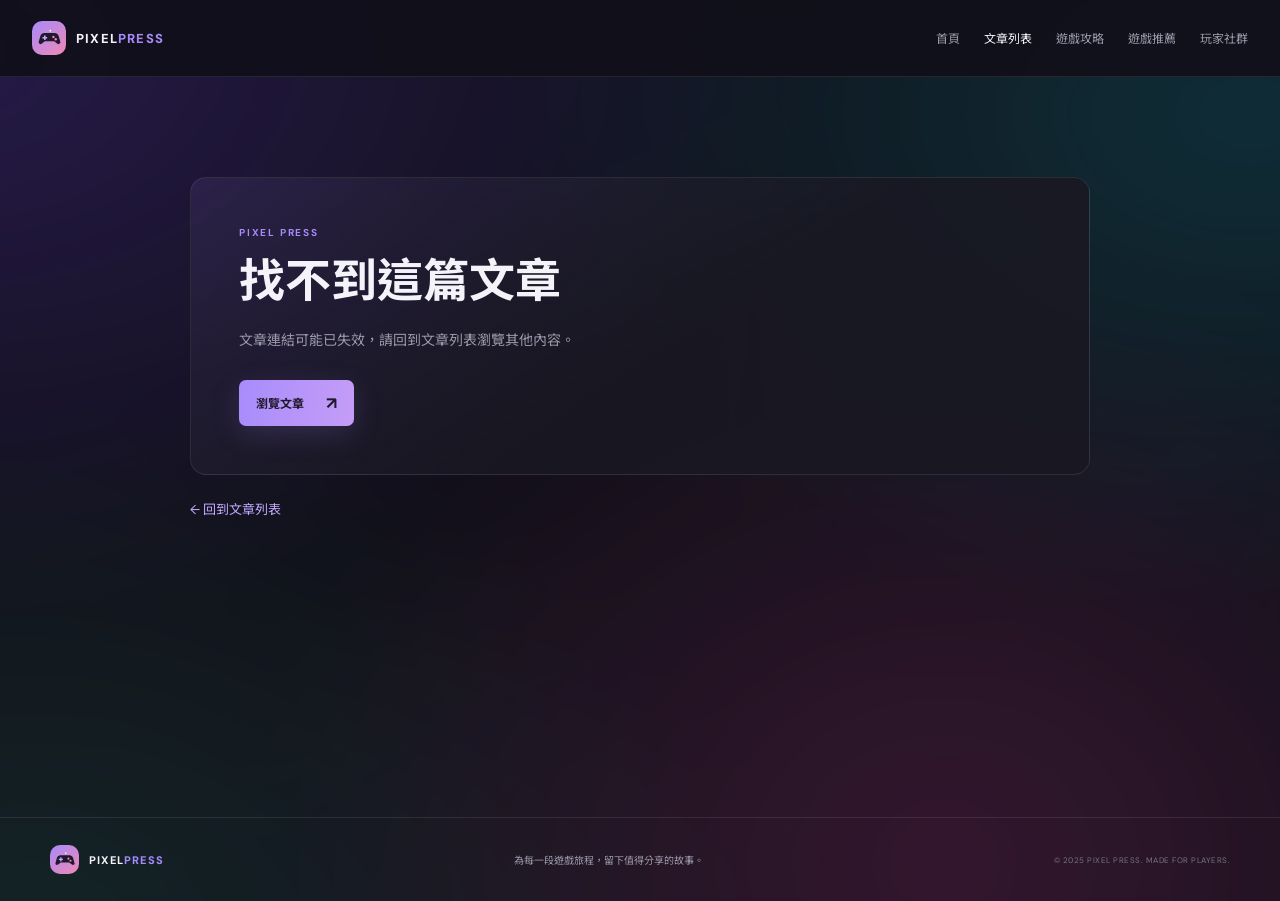
<file: pages/article.html>
<!DOCTYPE html>
<html lang="zh-Hant">
<head>
  <meta charset="UTF-8">
  <meta name="viewport" content="width=device-width, initial-scale=1.0">
  <meta name="theme-color" content="#111019">
  <meta name="description" content="像素情報站文章專頁。">
  <link rel="icon" type="image/svg+xml" href="../favicon.svg">
  <title>文章｜像素情報站</title>
  <link rel="preconnect" href="https://fonts.googleapis.com">
  <link rel="preconnect" href="https://fonts.gstatic.com" crossorigin>
  <link href="https://fonts.googleapis.com/css2?family=DM+Sans:wght@400;500;600;700;800&family=Noto+Sans+TC:wght@400;500;600;700;800;900&display=swap" rel="stylesheet">
  <link rel="stylesheet" href="../styles.css">
  <script src="articles.js" defer></script>
</head>
<body>
  <header class="site-header">
    <div class="header-inner section-header">
      <a class="brand" href="../index.html" aria-label="像素情報站首頁">
        <span class="brand-mark" aria-hidden="true"><svg viewBox="0 0 32 32"><path fill="#21192d" d="M9.5 9h13c2.4 0 4.5 1.6 5.2 3.9l2.1 7.4c.6 2.2-1.9 3.8-3.7 2.4l-4.1-3.2H10l-4.1 3.2c-1.8 1.4-4.3-.2-3.7-2.4l2.1-7.4C5 10.6 7.1 9 9.5 9Z"/><path fill="#c3aaff" d="M9 12h2v2h2v2h-2v2H9v-2H7v-2h2z"/><circle cx="21" cy="14" r="1.5" fill="#f18ab6"/><circle cx="24" cy="17" r="1.5" fill="#f18ab6"/><path fill="#fff" d="M16 5h2v2h-2z"/></svg></span>
        <span class="brand-name">PIXEL<span>PRESS</span></span>
      </a>
      <nav class="section-nav" aria-label="主要導覽">
        <a href="../index.html">首頁</a>
        <a href="articles.html" aria-current="page">文章列表</a>
        <a href="guides.html">遊戲攻略</a>
        <a href="recommendations.html">遊戲推薦</a>
        <a href="community.html">玩家社群</a>
      </nav>
    </div>
  </header>
  <main class="destination-main article-detail-main">
    <article class="destination-panel article-detail" id="article-detail" aria-live="polite">
      <p class="eyebrow">PIXEL PRESS</p>
      <h1>文章載入中…</h1>
    </article>
    <a class="article-back-link" href="articles.html">← 回到文章列表</a>
  </main>
  <footer class="site-footer">
    <div class="footer-inner page-shell">
      <a class="brand footer-brand" href="../index.html">
        <span class="brand-mark" aria-hidden="true"><svg viewBox="0 0 32 32"><path fill="#21192d" d="M9.5 9h13c2.4 0 4.5 1.6 5.2 3.9l2.1 7.4c.6 2.2-1.9 3.8-3.7 2.4l-4.1-3.2H10l-4.1 3.2c-1.8 1.4-4.3-.2-3.7-2.4l2.1-7.4C5 10.6 7.1 9 9.5 9Z"/><path fill="#c3aaff" d="M9 12h2v2h2v2h-2v2H9v-2H7v-2h2z"/><circle cx="21" cy="14" r="1.5" fill="#f18ab6"/><circle cx="24" cy="17" r="1.5" fill="#f18ab6"/><path fill="#fff" d="M16 5h2v2h-2z"/></svg></span>
        <span class="brand-name">PIXEL<span>PRESS</span></span>
      </a>
      <p>為每一段遊戲旅程，留下值得分享的故事。</p>
      <span class="copyright">© 2025 PIXEL PRESS. MADE FOR PLAYERS.</span>
    </div>
  </footer>
  <button class="back-to-top" type="button" aria-label="回到頁首" title="回到頁首" hidden>
    <svg viewBox="0 0 24 24" aria-hidden="true"><path d="m6 14 6-6 6 6"></path></svg>
  </button>
  <script src="../back-to-top.js" defer></script>
</body>
</html>
</file>
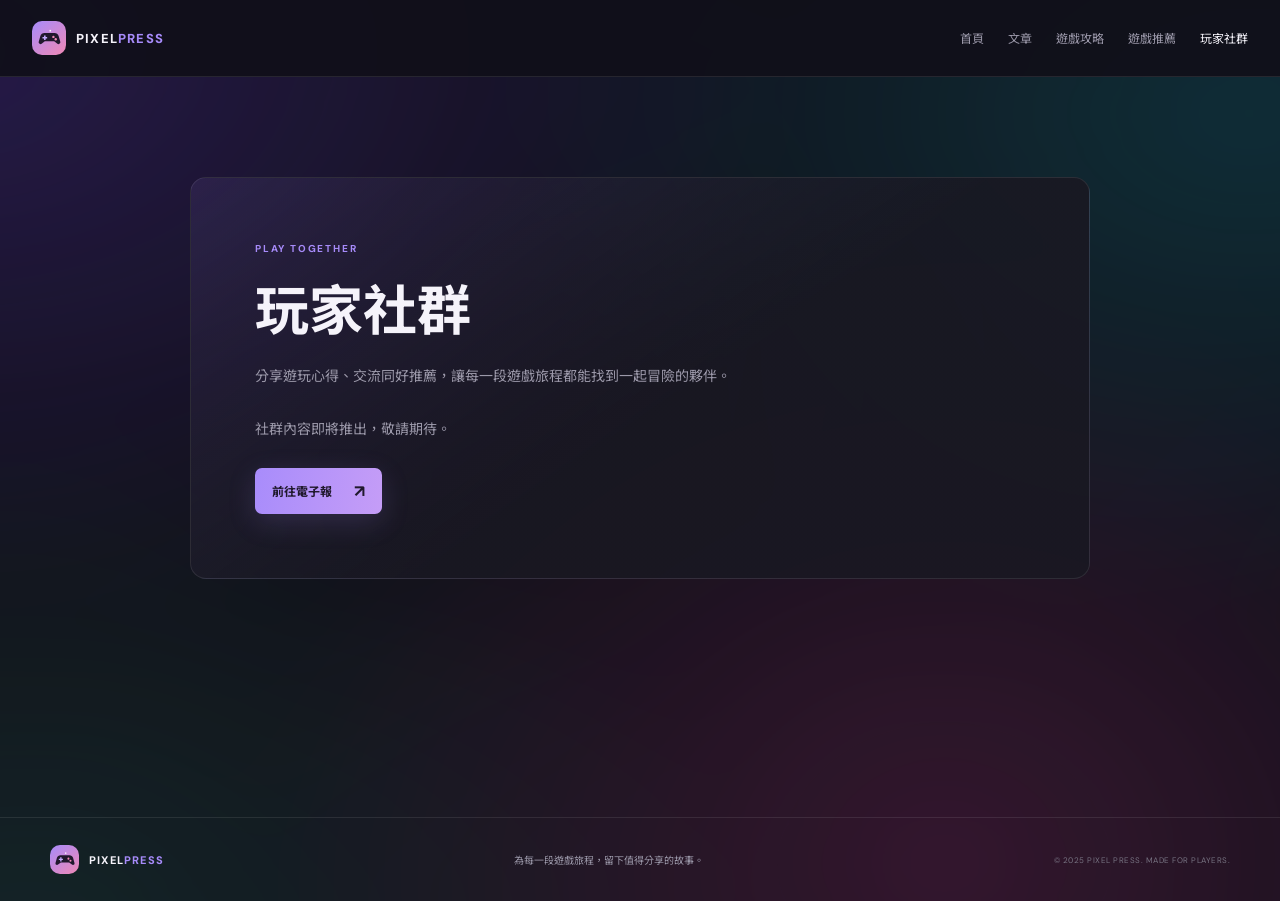
<file: pages/community.html>
<!DOCTYPE html>
<html lang="zh-Hant">
<head>
  <meta charset="UTF-8">
  <meta name="viewport" content="width=device-width, initial-scale=1.0">
  <meta name="theme-color" content="#111019">
  <meta name="description" content="像素情報站玩家社群專區。">
  <link rel="icon" type="image/svg+xml" href="../favicon.svg">
  <title>玩家社群｜像素情報站</title>
  <link rel="preconnect" href="https://fonts.googleapis.com">
  <link rel="preconnect" href="https://fonts.gstatic.com" crossorigin>
  <link href="https://fonts.googleapis.com/css2?family=DM+Sans:wght@400;500;600;700;800&family=Noto+Sans+TC:wght@400;500;600;700;800;900&display=swap" rel="stylesheet">
  <link rel="stylesheet" href="../styles.css">
</head>
<body>
  <header class="site-header">
    <div class="header-inner section-header">
      <a class="brand" href="../index.html" aria-label="像素情報站首頁">
        <span class="brand-mark" aria-hidden="true"><svg viewBox="0 0 32 32"><path fill="#21192d" d="M9.5 9h13c2.4 0 4.5 1.6 5.2 3.9l2.1 7.4c.6 2.2-1.9 3.8-3.7 2.4l-4.1-3.2H10l-4.1 3.2c-1.8 1.4-4.3-.2-3.7-2.4l2.1-7.4C5 10.6 7.1 9 9.5 9Z"/><path fill="#c3aaff" d="M9 12h2v2h2v2h-2v2H9v-2H7v-2h2z"/><circle cx="21" cy="14" r="1.5" fill="#f18ab6"/><circle cx="24" cy="17" r="1.5" fill="#f18ab6"/><path fill="#fff" d="M16 5h2v2h-2z"/></svg></span>
        <span class="brand-name">PIXEL<span>PRESS</span></span>
      </a>
      <nav class="section-nav" aria-label="主要導覽">
        <a href="../index.html">首頁</a>
        <a href="articles.html">文章</a>
        <a href="guides.html">遊戲攻略</a>
        <a href="recommendations.html">遊戲推薦</a>
        <a href="community.html" aria-current="page">玩家社群</a>
      </nav>
    </div>
  </header>
  <main class="destination-main">
    <section class="destination-panel">
      <p class="eyebrow">PLAY TOGETHER</p>
      <h1>玩家社群</h1>
      <p>分享遊玩心得、交流同好推薦，讓每一段遊戲旅程都能找到一起冒險的夥伴。</p>
      <p>社群內容即將推出，敬請期待。</p>
      <a class="button button-primary" href="../index.html#community">前往電子報 <span aria-hidden="true">↗</span></a>
    </section>
  </main>
  <footer class="site-footer">
    <div class="footer-inner page-shell">
      <a class="brand footer-brand" href="../index.html"><span class="brand-mark" aria-hidden="true"><svg viewBox="0 0 32 32"><path fill="#21192d" d="M9.5 9h13c2.4 0 4.5 1.6 5.2 3.9l2.1 7.4c.6 2.2-1.9 3.8-3.7 2.4l-4.1-3.2H10l-4.1 3.2c-1.8 1.4-4.3-.2-3.7-2.4l2.1-7.4C5 10.6 7.1 9 9.5 9Z"/><path fill="#c3aaff" d="M9 12h2v2h2v2h-2v2H9v-2H7v-2h2z"/><circle cx="21" cy="14" r="1.5" fill="#f18ab6"/><circle cx="24" cy="17" r="1.5" fill="#f18ab6"/><path fill="#fff" d="M16 5h2v2h-2z"/></svg></span><span class="brand-name">PIXEL<span>PRESS</span></span></a>
      <p>為每一段遊戲旅程，留下值得分享的故事。</p>
      <span class="copyright">© 2025 PIXEL PRESS. MADE FOR PLAYERS.</span>
    </div>
  </footer>
  <button class="back-to-top" type="button" aria-label="回到頁首" title="回到頁首" hidden>
    <svg viewBox="0 0 24 24" aria-hidden="true"><path d="m6 14 6-6 6 6"></path></svg>
  </button>
  <script src="../back-to-top.js" defer></script>
</body>
</html>
</file>
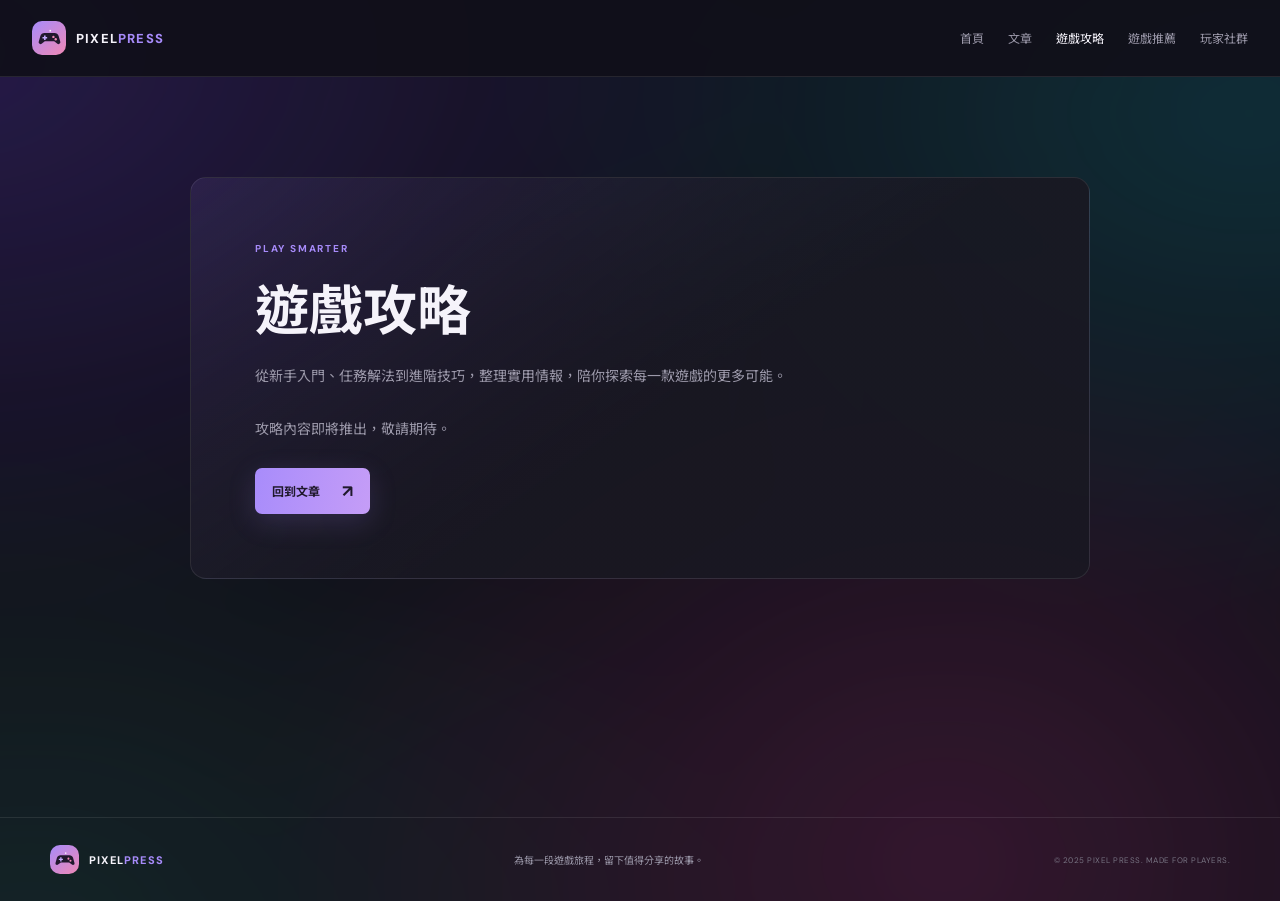
<file: pages/guides.html>
<!DOCTYPE html>
<html lang="zh-Hant">
<head>
  <meta charset="UTF-8">
  <meta name="viewport" content="width=device-width, initial-scale=1.0">
  <meta name="theme-color" content="#111019">
  <meta name="description" content="像素情報站遊戲攻略專區。">
  <link rel="icon" type="image/svg+xml" href="../favicon.svg">
  <title>遊戲攻略｜像素情報站</title>
  <link rel="preconnect" href="https://fonts.googleapis.com">
  <link rel="preconnect" href="https://fonts.gstatic.com" crossorigin>
  <link href="https://fonts.googleapis.com/css2?family=DM+Sans:wght@400;500;600;700;800&family=Noto+Sans+TC:wght@400;500;600;700;800;900&display=swap" rel="stylesheet">
  <link rel="stylesheet" href="../styles.css">
</head>
<body>
  <header class="site-header">
    <div class="header-inner section-header">
      <a class="brand" href="../index.html" aria-label="像素情報站首頁">
        <span class="brand-mark" aria-hidden="true"><svg viewBox="0 0 32 32"><path fill="#21192d" d="M9.5 9h13c2.4 0 4.5 1.6 5.2 3.9l2.1 7.4c.6 2.2-1.9 3.8-3.7 2.4l-4.1-3.2H10l-4.1 3.2c-1.8 1.4-4.3-.2-3.7-2.4l2.1-7.4C5 10.6 7.1 9 9.5 9Z"/><path fill="#c3aaff" d="M9 12h2v2h2v2h-2v2H9v-2H7v-2h2z"/><circle cx="21" cy="14" r="1.5" fill="#f18ab6"/><circle cx="24" cy="17" r="1.5" fill="#f18ab6"/><path fill="#fff" d="M16 5h2v2h-2z"/></svg></span>
        <span class="brand-name">PIXEL<span>PRESS</span></span>
      </a>
      <nav class="section-nav" aria-label="主要導覽">
        <a href="../index.html">首頁</a>
        <a href="articles.html">文章</a>
        <a href="guides.html" aria-current="page">遊戲攻略</a>
        <a href="recommendations.html">遊戲推薦</a>
        <a href="community.html">玩家社群</a>
      </nav>
    </div>
  </header>
  <main class="destination-main">
    <section class="destination-panel">
      <p class="eyebrow">PLAY SMARTER</p>
      <h1>遊戲攻略</h1>
      <p>從新手入門、任務解法到進階技巧，整理實用情報，陪你探索每一款遊戲的更多可能。</p>
      <p>攻略內容即將推出，敬請期待。</p>
      <a class="button button-primary" href="../index.html#latest">回到文章 <span aria-hidden="true">↗</span></a>
    </section>
  </main>
  <footer class="site-footer">
    <div class="footer-inner page-shell">
      <a class="brand footer-brand" href="../index.html"><span class="brand-mark" aria-hidden="true"><svg viewBox="0 0 32 32"><path fill="#21192d" d="M9.5 9h13c2.4 0 4.5 1.6 5.2 3.9l2.1 7.4c.6 2.2-1.9 3.8-3.7 2.4l-4.1-3.2H10l-4.1 3.2c-1.8 1.4-4.3-.2-3.7-2.4l2.1-7.4C5 10.6 7.1 9 9.5 9Z"/><path fill="#c3aaff" d="M9 12h2v2h2v2h-2v2H9v-2H7v-2h2z"/><circle cx="21" cy="14" r="1.5" fill="#f18ab6"/><circle cx="24" cy="17" r="1.5" fill="#f18ab6"/><path fill="#fff" d="M16 5h2v2h-2z"/></svg></span><span class="brand-name">PIXEL<span>PRESS</span></span></a>
      <p>為每一段遊戲旅程，留下值得分享的故事。</p>
      <span class="copyright">© 2025 PIXEL PRESS. MADE FOR PLAYERS.</span>
    </div>
  </footer>
  <button class="back-to-top" type="button" aria-label="回到頁首" title="回到頁首" hidden>
    <svg viewBox="0 0 24 24" aria-hidden="true"><path d="m6 14 6-6 6 6"></path></svg>
  </button>
  <script src="../back-to-top.js" defer></script>
</body>
</html>
</file>
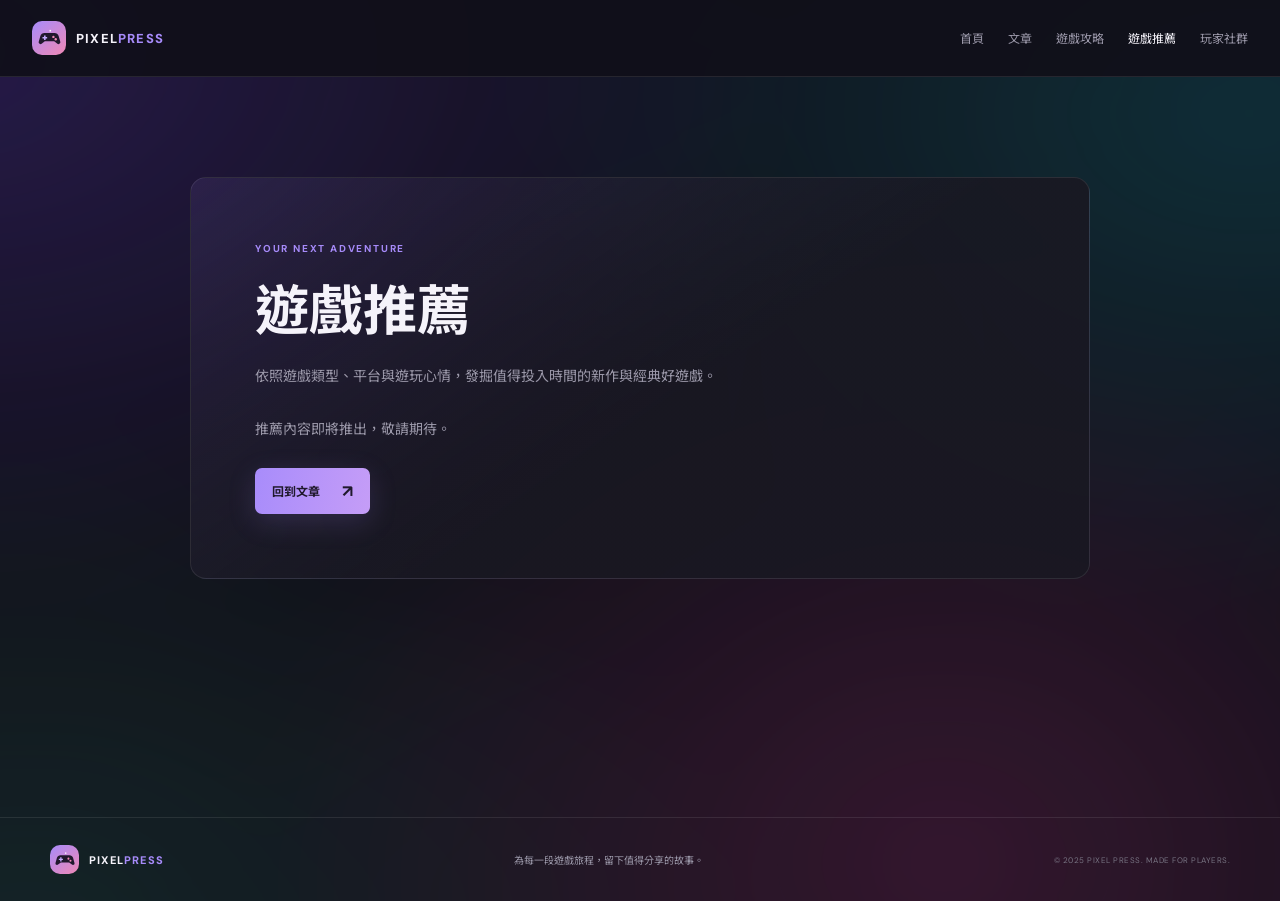
<file: pages/recommendations.html>
<!DOCTYPE html>
<html lang="zh-Hant">
<head>
  <meta charset="UTF-8">
  <meta name="viewport" content="width=device-width, initial-scale=1.0">
  <meta name="theme-color" content="#111019">
  <meta name="description" content="像素情報站遊戲推薦專區。">
  <link rel="icon" type="image/svg+xml" href="../favicon.svg">
  <title>遊戲推薦｜像素情報站</title>
  <link rel="preconnect" href="https://fonts.googleapis.com">
  <link rel="preconnect" href="https://fonts.gstatic.com" crossorigin>
  <link href="https://fonts.googleapis.com/css2?family=DM+Sans:wght@400;500;600;700;800&family=Noto+Sans+TC:wght@400;500;600;700;800;900&display=swap" rel="stylesheet">
  <link rel="stylesheet" href="../styles.css">
</head>
<body>
  <header class="site-header">
    <div class="header-inner section-header">
      <a class="brand" href="../index.html" aria-label="像素情報站首頁">
        <span class="brand-mark" aria-hidden="true"><svg viewBox="0 0 32 32"><path fill="#21192d" d="M9.5 9h13c2.4 0 4.5 1.6 5.2 3.9l2.1 7.4c.6 2.2-1.9 3.8-3.7 2.4l-4.1-3.2H10l-4.1 3.2c-1.8 1.4-4.3-.2-3.7-2.4l2.1-7.4C5 10.6 7.1 9 9.5 9Z"/><path fill="#c3aaff" d="M9 12h2v2h2v2h-2v2H9v-2H7v-2h2z"/><circle cx="21" cy="14" r="1.5" fill="#f18ab6"/><circle cx="24" cy="17" r="1.5" fill="#f18ab6"/><path fill="#fff" d="M16 5h2v2h-2z"/></svg></span>
        <span class="brand-name">PIXEL<span>PRESS</span></span>
      </a>
      <nav class="section-nav" aria-label="主要導覽">
        <a href="../index.html">首頁</a>
        <a href="articles.html">文章</a>
        <a href="guides.html">遊戲攻略</a>
        <a href="recommendations.html" aria-current="page">遊戲推薦</a>
        <a href="community.html">玩家社群</a>
      </nav>
    </div>
  </header>
  <main class="destination-main">
    <section class="destination-panel">
      <p class="eyebrow">YOUR NEXT ADVENTURE</p>
      <h1>遊戲推薦</h1>
      <p>依照遊戲類型、平台與遊玩心情，發掘值得投入時間的新作與經典好遊戲。</p>
      <p>推薦內容即將推出，敬請期待。</p>
      <a class="button button-primary" href="../index.html#latest">回到文章 <span aria-hidden="true">↗</span></a>
    </section>
  </main>
  <footer class="site-footer">
    <div class="footer-inner page-shell">
      <a class="brand footer-brand" href="../index.html"><span class="brand-mark" aria-hidden="true"><svg viewBox="0 0 32 32"><path fill="#21192d" d="M9.5 9h13c2.4 0 4.5 1.6 5.2 3.9l2.1 7.4c.6 2.2-1.9 3.8-3.7 2.4l-4.1-3.2H10l-4.1 3.2c-1.8 1.4-4.3-.2-3.7-2.4l2.1-7.4C5 10.6 7.1 9 9.5 9Z"/><path fill="#c3aaff" d="M9 12h2v2h2v2h-2v2H9v-2H7v-2h2z"/><circle cx="21" cy="14" r="1.5" fill="#f18ab6"/><circle cx="24" cy="17" r="1.5" fill="#f18ab6"/><path fill="#fff" d="M16 5h2v2h-2z"/></svg></span><span class="brand-name">PIXEL<span>PRESS</span></span></a>
      <p>為每一段遊戲旅程，留下值得分享的故事。</p>
      <span class="copyright">© 2025 PIXEL PRESS. MADE FOR PLAYERS.</span>
    </div>
  </footer>
  <button class="back-to-top" type="button" aria-label="回到頁首" title="回到頁首" hidden>
    <svg viewBox="0 0 24 24" aria-hidden="true"><path d="m6 14 6-6 6 6"></path></svg>
  </button>
  <script src="../back-to-top.js" defer></script>
</body>
</html>
</file>
<file: styles.css>
:root {
  color-scheme: dark;
  --bg: #111019;
  --surface: #191822;
  --surface-light: #211f2c;
  --text: #f5f3fa;
  --muted: #9c99aa;
  --purple: #a78bfa;
  --pink: #f18ab6;
  --line: rgba(255, 255, 255, .09);
  font-family: "DM Sans", "Noto Sans TC", sans-serif;
}

* { box-sizing: border-box; }
html { scroll-behavior: smooth; }
body { position: relative; isolation: isolate; margin: 0; background: var(--bg); color: var(--text); }
body::before {
  position: fixed;
  z-index: -1;
  inset: -35%;
  content: "";
  pointer-events: none;
  background:
    radial-gradient(ellipse at 18% 24%, rgba(116, 65, 244, .28), transparent 34%),
    radial-gradient(ellipse at 78% 28%, rgba(12, 207, 220, .2), transparent 32%),
    radial-gradient(ellipse at 64% 77%, rgba(242, 64, 162, .2), transparent 35%),
    radial-gradient(ellipse at 22% 82%, rgba(57, 224, 172, .13), transparent 30%);
  filter: blur(35px);
  opacity: .8;
  transform: scale(1);
  animation: neon-breathe 12s ease-in-out infinite alternate;
}
@keyframes neon-breathe {
  0% { opacity: .48; transform: scale(.96) rotate(-2deg); }
  50% { opacity: .9; transform: scale(1.04) rotate(1deg); }
  100% { opacity: .62; transform: scale(1) rotate(-1deg); }
}
@media (prefers-reduced-motion: reduce) {
  html { scroll-behavior: auto; }
  body::before { animation: none; }
}
a { color: inherit; text-decoration: none; }
button, input { font: inherit; }
button { color: inherit; }
.page-shell { width: min(1180px, calc(100% - 64px)); margin-inline: auto; }
.sr-only { position: absolute; width: 1px; height: 1px; padding: 0; margin: -1px; overflow: hidden; clip: rect(0, 0, 0, 0); white-space: nowrap; border: 0; }

.site-header { position: relative; z-index: 5; border-bottom: 1px solid var(--line); background: rgba(17, 16, 25, .92); }
.header-inner { width: min(1280px, calc(100% - 64px)); height: 76px; margin: auto; display: flex; align-items: center; justify-content: space-between; }
.brand { display: inline-flex; align-items: center; gap: 10px; }
.brand-mark { width: 34px; height: 34px; display: grid; place-items: center; border-radius: 10px; background: linear-gradient(140deg, #a78bfa, #ef88b5); }
.brand-mark svg { width: 25px; height: 25px; }
.brand-name { font-size: 13px; font-weight: 800; letter-spacing: 1.2px; }
.brand-name span { color: var(--purple); }
.main-nav { display: flex; gap: 38px; margin-left: 80px; }
.nav-link { color: var(--muted); font-size: 13px; transition: color .2s; }
.nav-link:hover, .nav-link.active { color: var(--text); }
.nav-link.active::after { display: block; content: ""; height: 2px; width: 17px; margin: 8px auto -10px; border-radius: 2px; background: var(--purple); }
.search-toggle { width: 38px; height: 38px; display: grid; place-items: center; border: 1px solid var(--line); border-radius: 50%; background: transparent; cursor: pointer; }
.search-toggle svg { width: 17px; fill: none; stroke: #cbc8d5; stroke-width: 1.7; stroke-linecap: round; }
.search-bar { display: none; width: min(1280px, calc(100% - 64px)); margin: -3px auto 0; padding: 0 0 15px; }
.search-bar.open { display: flex; flex-direction: row; }
.search-bar input, .newsletter-form input { min-width: 0; width: 100%; color: var(--text); border: 1px solid var(--line); background: var(--surface); outline: none; }
.search-bar input { flex: 1; padding: 11px 14px; border-radius: 8px 0 0 8px; }
.search-bar button { flex-shrink: 0; padding: 0 22px; border: 0; border-radius: 0 8px 8px 0; background: var(--purple); color: #17131f; font-weight: 700; white-space: nowrap; cursor: pointer; }
.menu-toggle { display: none; }

.section-nav { display: flex; align-items: center; gap: 24px; }
.section-nav a { color: var(--muted); font-size: 12px; transition: color .2s; }
.section-nav a:hover, .section-nav a[aria-current="page"] { color: var(--text); }
.destination-main { width: min(900px, calc(100% - 64px)); min-height: calc(100vh - 160px); margin: auto; padding-block: 100px; }
.destination-panel { padding: clamp(28px, 6vw, 64px); border: 1px solid var(--line); border-radius: 16px; background: linear-gradient(145deg, rgba(167,139,250,.1), rgba(25,24,34,.88) 55%); }
.destination-panel .eyebrow { margin-bottom: 12px; }
.destination-panel h1 { margin-bottom: 16px; font-size: clamp(34px, 6vw, 54px); }
.destination-panel > p:not(.eyebrow) { max-width: 580px; margin-bottom: 26px; color: var(--muted); font-size: 14px; line-height: 1.9; }
.destination-panel .button { margin-right: 10px; }
.article-list-main { min-height: calc(100vh - 160px); }
.article-list-main .latest-section { padding-top: 56px; }
.article-list-main .section-heading h1 { margin: 0; font-size: 32px; letter-spacing: -.8px; }
.article-list-main .section-heading h1 span { color: var(--purple); }
.article-list-grid { grid-template-columns: repeat(3, minmax(0, 1fr)); }
.article-list-grid .card-body h2 { margin: 11px 0 8px; font-size: 14px; line-height: 1.65; }
.article-list-grid .card-body h2 a:hover { color: #c8b3ff; }
.article-detail-main { max-width: 900px; }
.article-detail { padding: clamp(24px, 5vw, 48px); }
.article-detail-image { width: 100%; max-height: 420px; margin-bottom: 28px; border-radius: 10px; object-fit: cover; }
.article-detail h1 { margin-bottom: 14px; font-size: clamp(30px, 5vw, 46px); line-height: 1.4; }
.article-detail .eyebrow { margin-bottom: 10px; }
.article-detail-meta { display: flex; gap: 16px; margin-bottom: 23px; color: var(--muted); font-size: 12px; }
.article-detail-summary { margin-bottom: 24px; color: #d3cde0; font-size: 17px; line-height: 1.9; }
.article-detail-body { color: #c0bccb; font-size: 15px; line-height: 2; }
.article-detail-body p { margin-bottom: 20px; }
.article-back-link { display: inline-block; margin-top: 24px; color: #c4aaff; font-size: 13px; }
.article-back-link:hover { color: var(--text); }

.hero { min-height: 505px; display: grid; grid-template-columns: .9fr 1.1fr; align-items: center; gap: 70px; padding-block: 65px 76px; }
.hero-copy { padding-left: 12px; }
.eyebrow { margin: 0 0 17px; color: var(--purple); font-size: 10px; font-weight: 700; letter-spacing: 1.8px; }
.live-dot { display: inline-block; width: 7px; height: 7px; margin-right: 7px; border-radius: 50%; background: #e783c1; box-shadow: 0 0 12px #e783c1; }
h1, h2, h3, p { margin-top: 0; }
.hero h1 { margin-bottom: 18px; font-size: clamp(42px, 5vw, 62px); line-height: 1.23; letter-spacing: -2px; font-weight: 800; }
.hero h1 span { color: var(--purple); }
.hero-description { max-width: 390px; margin-bottom: 27px; color: var(--muted); font-size: 14px; line-height: 1.9; }
.button { display: inline-flex; align-items: center; gap: 22px; padding: 12px 17px; border-radius: 7px; font-size: 12px; font-weight: 700; }
.button-primary { background: linear-gradient(100deg, #a88cfb, #c59df7); color: #20192d; box-shadow: 0 8px 28px rgba(167, 139, 250, .17); }
.button-primary span { font-size: 17px; }
.hero-stats { display: flex; align-items: center; gap: 29px; margin-top: 39px; }
.hero-stats > div:not(.avatar-stack) { display: flex; flex-direction: column; gap: 4px; }
.hero-stats strong { font-size: 19px; letter-spacing: -.5px; }
.hero-stats strong span { color: var(--pink); }
.hero-stats small { color: var(--muted); font-size: 10px; }
.avatar-stack { display: flex; align-items: center; padding-left: 5px; }
.avatar-stack img, .avatar-stack span { width: 27px; height: 27px; margin-left: -5px; border: 2px solid var(--bg); border-radius: 50%; object-fit: cover; }
.avatar-stack span { display: grid; place-items: center; background: var(--surface-light); color: var(--purple); font-size: 8px; font-weight: 700; }
.hero-feature { min-height: 372px; height: 100%; max-height: 405px; overflow: hidden; position: relative; display: block; border: 1px solid rgba(255,255,255,.1); border-radius: 15px; background: var(--surface); }
.hero-feature > img { position: absolute; width: 100%; height: 100%; inset: 0; object-fit: cover; transition: transform .6s; }
.hero-feature:hover > img { transform: scale(1.04); }
.feature-overlay { position: absolute; inset: 0; background: linear-gradient(180deg, rgba(12,10,19,.25) 0%, transparent 36%, rgba(12,10,19,.88) 100%); }
.feature-topline { position: absolute; top: 19px; left: 20px; right: 20px; display: flex; align-items: center; justify-content: space-between; }
.tag { display: inline-block; padding: 6px 10px; border-radius: 5px; font-size: 9px; font-weight: 700; letter-spacing: .3px; }
.tag-pink { background: #f08bb8; color: #291622; }
.feature-read { color: #f0edf4; font-size: 10px; }
.feature-bottom { position: absolute; right: 25px; bottom: 23px; left: 25px; display: flex; flex-direction: column; align-items: flex-start; }
.feature-category { margin-bottom: 11px; color: #d3b8ff; font-size: 10px; }
.feature-bottom > strong { max-width: 460px; margin-bottom: 17px; font-size: clamp(23px, 2.8vw, 32px); line-height: 1.4; }
.feature-author { display: flex; align-items: center; gap: 8px; color: #d4d0dc; font-size: 10px; }
.author-avatar { width: 23px; height: 23px; display: grid; place-items: center; border-radius: 50%; background: #c693d5; color: #271d30; font-size: 10px; font-weight: 700; }
.author-divider { color: #777382; }
.feature-arrow { margin-left: auto; padding-left: clamp(20px, 13vw, 160px); color: var(--purple); font-size: 17px; }

.latest-section { padding-top: 26px; padding-bottom: 73px; }
.section-heading { display: flex; align-items: end; justify-content: space-between; gap: 25px; margin-bottom: 26px; }
.section-heading .eyebrow { margin-bottom: 7px; font-size: 9px; }
.section-heading h2 { margin: 0; font-size: 28px; letter-spacing: -.8px; }
.section-heading h2 span { color: var(--purple); }
.article-column { min-width: 0; }
.category-filters { display: flex; justify-content: flex-end; gap: 8px; margin-bottom: 14px; }
.filter-chip { padding: 8px 13px; border: 1px solid transparent; border-radius: 20px; background: transparent; color: var(--muted); font-size: 10px; cursor: pointer; transition: .2s; }
.filter-chip:hover { color: var(--text); }
.filter-chip.active { border-color: rgba(167,139,250,.22); background: rgba(167,139,250,.12); color: #cbb8ff; }
.content-layout { display: grid; grid-template-columns: minmax(0, 1fr) 265px; gap: 38px; }
.article-grid { display: grid; grid-template-columns: repeat(3, minmax(0, 1fr)); gap: 17px; align-content: start; }
.article-card { overflow: hidden; border: 1px solid var(--line); border-radius: 10px; background: var(--surface); transition: transform .25s, border-color .25s; }
.article-card:hover { transform: translateY(-4px); border-color: rgba(167,139,250,.35); }
.article-card[hidden] { display: none; }
.card-image { height: 142px; position: relative; display: block; overflow: hidden; background: #292536; }
.card-image::after { position: absolute; inset: 35% 0 0; content: ""; background: linear-gradient(transparent, rgba(13,12,19,.46)); }
.card-image img { width: 100%; height: 100%; object-fit: cover; transition: transform .5s; }
.article-card:hover .card-image img { transform: scale(1.05); }
.card-image .tag { position: absolute; z-index: 1; bottom: 12px; left: 12px; }
.tag-purple { background: #d9c9ff; color: #302544; }
.tag-blue { background: #a8c9fb; color: #192b42; }
.tag-green { background: #a7e4c9; color: #17352b; }
.card-image-icon { position: absolute; z-index: 1; top: 10px; right: 11px; color: #fff; font-size: 15px; text-shadow: 0 1px 5px #000; }
.card-body { padding: 14px 14px 15px; }
.card-meta { display: flex; justify-content: space-between; gap: 8px; color: #8d899b; font-size: 9px; }
.card-body h3 { margin: 11px 0 8px; font-size: 14px; line-height: 1.65; }
.card-body h3 a:hover { color: #c8b3ff; }
.card-body > p { min-height: 40px; margin-bottom: 12px; color: var(--muted); font-size: 10px; line-height: 1.8; }
.read-more { display: inline-flex; align-items: center; gap: 8px; color: #c4aaff; font-size: 10px; font-weight: 700; }
.read-more span { font-size: 14px; transition: transform .2s; }
.read-more:hover span { transform: translateX(4px); }
.no-results { grid-column: 1 / -1; padding: 36px 15px; color: var(--muted); text-align: center; font-size: 13px; }

.sidebar { padding-left: 19px; border-left: 1px solid var(--line); }
.sidebar-heading { display: flex; align-items: center; justify-content: space-between; margin-bottom: 8px; }
.sidebar-heading h3 { margin: 0; font-size: 14px; }
.trending-icon { color: var(--pink); }
.trending-item { display: grid; grid-template-columns: 31px 1fr; gap: 8px; padding: 14px 0; border-bottom: 1px solid var(--line); }
.trending-number { color: #8f7bc4; font-size: 17px; font-weight: 700; }
.trending-item small { display: block; margin: 1px 0 6px; color: #8e8a9b; font-size: 9px; }
.trending-item strong { display: block; font-size: 11px; line-height: 1.65; }
.trending-item:hover strong { color: #c8b3ff; }
.game-recommendations { margin-top: 21px; padding: 15px 12px 8px; border: 1px solid rgba(167,139,250,.14); border-radius: 10px; background: linear-gradient(145deg, rgba(167,139,250,.08), rgba(25,24,34,.86) 55%); }
.game-recommendations .sidebar-heading { margin-bottom: 5px; }
.game-recommendations .sidebar-heading h3 { font-size: 13px; }
.recommendation-spark { color: #c9a9fc; font-size: 15px; }
.game-recommendation { display: grid; grid-template-columns: 35px minmax(0, 1fr) auto; align-items: center; gap: 9px; padding: 11px 0; border-bottom: 1px solid var(--line); }
.game-recommendation:last-child { border-bottom: 0; }
.game-icon { width: 35px; height: 35px; display: grid; place-items: center; border-radius: 8px; font-size: 18px; font-weight: 700; }
.game-icon-space { background: linear-gradient(140deg, #6b5b9c, #272139); color: #d7c8ff; }
.game-icon-cozy { background: linear-gradient(140deg, #477b70, #233b38); color: #b7efd1; }
.game-icon-racing { background: linear-gradient(140deg, #a54f83, #4a2d59); color: #ffc0e4; }
.game-recommendation h4 { margin: 0 0 4px; font-size: 10px; }
.game-recommendation p { margin: 0; color: var(--muted); font-size: 8px; white-space: nowrap; }
.game-recommendation p span { color: #696575; }
.game-score { padding: 4px 5px; border-radius: 4px; background: rgba(167,139,250,.12); color: #cbb8ff; font-size: 9px; font-weight: 700; }
.newsletter { position: relative; overflow: hidden; margin-top: 23px; padding: 19px 16px 17px; border: 1px solid rgba(167,139,250,.15); border-radius: 10px; background: radial-gradient(ellipse at 100% 0%, rgba(127,94,193,.2), transparent 56%), #1b1925; }
.newsletter-icon { position: absolute; top: 10px; right: 12px; color: #c9a9fc; font-size: 21px; }
.newsletter .eyebrow { margin-bottom: 10px; font-size: 8px; letter-spacing: 1.1px; }
.newsletter h3 { margin-bottom: 8px; font-size: 21px; line-height: 1.45; }
.newsletter-copy { margin-bottom: 13px; color: var(--muted); font-size: 10px; line-height: 1.8; }
.newsletter-form { display: flex; }
.newsletter-form input { padding: 10px; border-radius: 5px 0 0 5px; font-size: 10px; }
.newsletter-form input::placeholder { color: #827e8e; }
.newsletter-form button { width: 38px; flex: 0 0 38px; border: 0; border-radius: 0 5px 5px 0; background: var(--purple); color: #21192d; font-size: 18px; cursor: pointer; }
.newsletter > small { display: block; margin-top: 9px; color: #797686; font-size: 9px; }
.form-message { min-height: 14px; margin: 7px 0 0; color: #a7e4c9; font-size: 10px; }
.form-message.error { color: #f19ab2; }

.quote-strip { position: relative; overflow: hidden; display: grid; grid-template-columns: auto minmax(0, 1fr) auto; align-items: center; gap: 21px; min-height: 145px; margin-bottom: 64px; padding: 25px 42px; border: 1px solid var(--line); border-radius: 12px; background: linear-gradient(100deg, #1d1928, #191720); }
.quote-mark { align-self: flex-start; color: var(--purple); font-family: Georgia, serif; font-size: 64px; line-height: 1; }
.quote-content { display: flex; align-items: baseline; flex-wrap: wrap; gap: 8px 16px; min-width: 0; }
.quote-strip p { z-index: 1; margin: 0; font-size: 18px; line-height: 1.7; }
.quote-strip p strong { color: #c5aaff; }
.quote-next { z-index: 1; display: inline-flex; align-items: center; justify-self: end; gap: 7px; padding: 8px 11px; border: 1px solid rgba(167,139,250,.24); border-radius: 20px; background: rgba(167,139,250,.1); color: #cbb8ff; font-size: 10px; white-space: nowrap; cursor: pointer; transition: background .2s, border-color .2s; }
.quote-next:hover { border-color: rgba(167,139,250,.5); background: rgba(167,139,250,.2); }
.quote-next span:last-child { font-size: 14px; }
.quote-credit { z-index: 1; margin: 0; color: var(--muted); font-size: 10px; }
.quote-decoration { position: absolute; right: 25px; color: rgba(167,139,250,.06); font-size: 120px; }
.site-footer { border-top: 1px solid var(--line); }
.back-to-top {
  position: fixed;
  z-index: 10;
  right: max(24px, calc((100vw - 1280px) / 2));
  bottom: 24px;
  width: 52px;
  height: 52px;
  display: grid;
  place-items: center;
  border: 1px solid rgba(255, 255, 255, .2);
  border-radius: 50%;
  background: linear-gradient(145deg, #c3aaff, #9875ee);
  box-shadow: 0 8px 26px rgba(104, 73, 185, .35);
  color: #20192d;
  cursor: pointer;
  opacity: 1;
  transform: translateY(0);
  transition: opacity .2s, transform .2s, box-shadow .2s;
}
.back-to-top[hidden] { display: none; }
.back-to-top:hover { box-shadow: 0 10px 32px rgba(153, 117, 238, .55); transform: translateY(-3px); }
.back-to-top svg { width: 21px; height: 21px; fill: none; stroke: currentColor; stroke-width: 2; stroke-linecap: round; stroke-linejoin: round; }
.footer-inner { min-height: 83px; display: flex; align-items: center; justify-content: space-between; gap: 20px; }
.footer-brand .brand-mark { width: 29px; height: 29px; }
.footer-brand .brand-mark svg { width: 22px; height: 22px; }
.footer-brand .brand-name { font-size: 11px; }
.footer-inner > p { margin: 0; color: var(--muted); font-size: 10px; }
.copyright { color: #777382; font-size: 8px; letter-spacing: .5px; }

@media (max-width: 960px) {
  .hero { gap: 35px; }
  .content-layout { grid-template-columns: minmax(0, 1fr) 230px; gap: 23px; }
  .article-grid { grid-template-columns: repeat(2, minmax(0, 1fr)); }
  .article-list-grid { grid-template-columns: repeat(2, minmax(0, 1fr)); }
  .article-card:nth-child(3) { display: none; }
  .article-card:nth-child(3)[hidden] { display: none; }
  .article-card:nth-child(3):not([hidden]) { display: block; }
  .card-image { height: 155px; }
}
@media (max-width: 700px) {
  .page-shell, .header-inner, .search-bar { width: min(100% - 38px, 540px); }
  .header-inner { height: 66px; }
  .section-header { height: auto; min-height: 66px; flex-wrap: wrap; gap: 12px; padding-block: 14px; }
  .section-nav { width: 100%; justify-content: space-between; gap: 10px; }
  .section-nav a { font-size: 11px; }
  .destination-main { width: min(100% - 38px, 540px); min-height: calc(100vh - 170px); padding-block: 60px; }
  .article-list-main .latest-section { padding-top: 42px; }
  .article-list-grid { grid-template-columns: repeat(2, minmax(0, 1fr)); gap: 12px; }
  .article-detail-main { padding-top: 42px; }
  .article-detail-summary { font-size: 15px; }
  .article-detail-body { font-size: 14px; }
  .menu-toggle { width: 35px; height: 35px; display: flex; flex-direction: column; justify-content: center; gap: 5px; order: 2; padding: 7px; border: 1px solid var(--line); border-radius: 50%; background: transparent; cursor: pointer; }
  .menu-toggle span { width: 100%; height: 1.5px; background: #d6d1df; }
  .main-nav { position: absolute; top: 65px; right: 0; left: 0; display: none; flex-direction: column; gap: 0; margin: 0; padding: 7px 19px 13px; border-bottom: 1px solid var(--line); background: #17151f; }
  .main-nav.open { display: flex; }
  .nav-link { padding: 12px 2px; }
  .nav-link.active::after { display: none; }
  .search-toggle { order: 3; width: 35px; height: 35px; }
  .hero { grid-template-columns: 1fr; gap: 28px; padding-block: 43px 52px; }
  .hero-copy { padding-left: 0; }
  .hero h1 { font-size: clamp(42px, 12vw, 58px); }
  .hero-description { max-width: 420px; }
  .hero-stats { margin-top: 28px; }
  .hero-feature { min-height: 330px; }
  .section-heading { align-items: flex-start; flex-direction: column; gap: 16px; }
  .category-filters { width: 100%; justify-content: flex-start; overflow-x: auto; }
  .filter-chip { flex: 0 0 auto; }
  .content-layout { grid-template-columns: 1fr; }
  .article-grid { grid-template-columns: repeat(2, minmax(0, 1fr)); gap: 12px; }
  .article-card:nth-child(3) { display: block; }
  .card-image { height: clamp(110px, 28vw, 170px); }
  .card-body { padding: 12px; }
  .card-body h3 { font-size: 13px; }
  .sidebar { display: grid; grid-template-columns: 1fr 1fr; gap: 0 16px; padding: 23px 0 0; border-top: 1px solid var(--line); border-left: 0; }
  .sidebar-heading { grid-column: 1 / -1; }
  .trending-item:last-of-type { border-bottom: 0; }
  .game-recommendations { grid-column: 1 / -1; }
  .newsletter { align-self: start; grid-column: 1 / -1; }
  .quote-strip { grid-template-columns: auto minmax(0, 1fr) auto; gap: 10px; min-height: 150px; margin-bottom: 42px; padding: 24px; }
  .quote-mark { font-size: 48px; }
  .quote-strip p { font-size: 16px; }
  .footer-inner { align-items: flex-start; flex-direction: column; justify-content: center; gap: 8px; padding-block: 18px; }
}
@media (max-width: 400px) {
  .article-grid { grid-template-columns: 1fr; }
  .article-list-grid { grid-template-columns: 1fr; }
  .card-image { height: 185px; }
  .article-card:nth-child(3) { display: block; }
  .sidebar { grid-template-columns: 1fr; }
  .sidebar-heading, .game-recommendations, .newsletter { grid-column: auto; }
}
</file>
